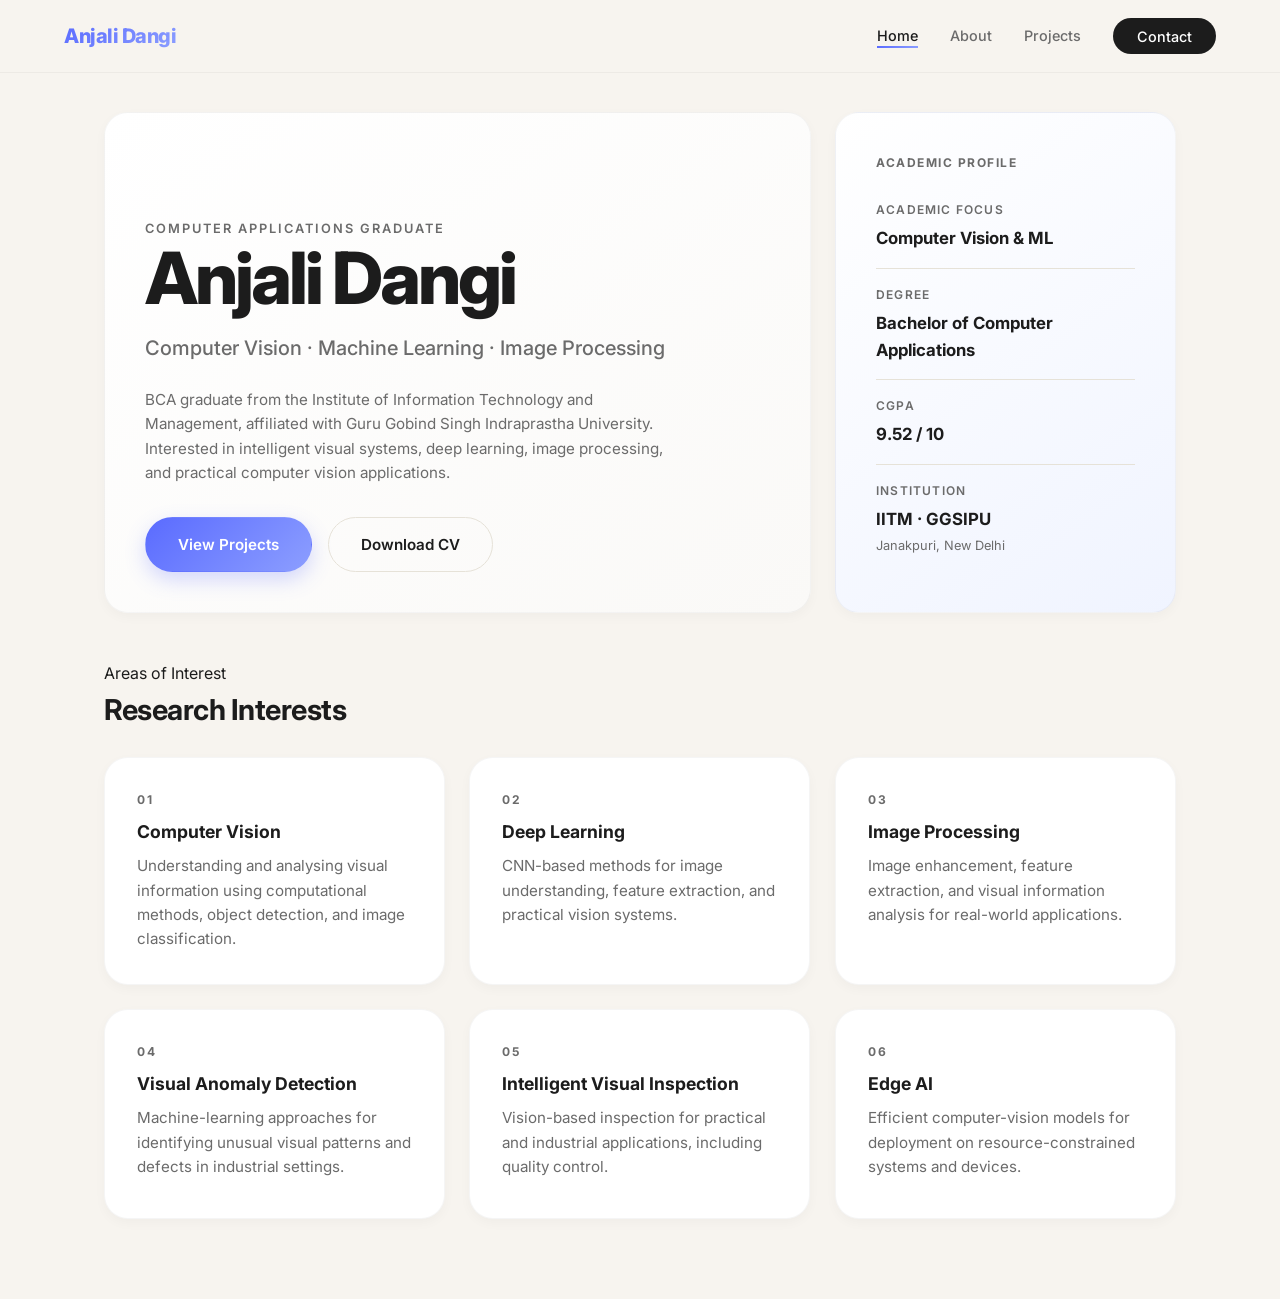
<file: index.html>
<!DOCTYPE html>
<html lang="en">

<head>
    <meta charset="UTF-8">
    <meta name="viewport" content="width=device-width, initial-scale=1.0">

    <title>Anjali Dangi | Academic Portfolio</title>

    <meta name="description"
        content="Academic portfolio of Anjali Dangi, BCA graduate interested in Computer Vision, Deep Learning, Image Processing, Visual Anomaly Detection, and Edge AI.">

    <link rel="stylesheet" href="style.css">

    <!-- Google Fonts -->
    <link rel="preconnect" href="https://fonts.googleapis.com">
    <link rel="preconnect" href="https://fonts.gstatic.com" crossorigin>

    <link
        href="https://fonts.googleapis.com/css2?family=Inter:wght@300;400;500;600;700;800&display=swap"
        rel="stylesheet">
</head>

<body>

<!-- =====================================================
     NAVIGATION
====================================================== -->

<header>

    <nav>
        <button class="nav-toggle" type="button" aria-label="Open navigation" aria-expanded="false">
          <span></span><span></span><span></span>
        </button>


        <a href="index.html" class="logo">
            Anjali Dangi
        </a>

        <ul class="nav-links">

            <li>
                <a href="index.html" class="active">
                    Home
                </a>
            </li>

            <li>
                <a href="about.html">
                    About
                </a>
            </li>

            <li>
                <a href="projects.html">
                    Projects
                </a>
            </li>

            <li>
                <a href="contact.html" class="btn-contact">
                    Contact
                </a>
            </li>

        </ul>

    </nav>

</header>


<!-- =====================================================
     MAIN CONTENT
====================================================== -->

<main class="container">


    <!-- =================================================
         HERO + ACADEMIC SUMMARY
    ================================================== -->

    <section class="bento-grid home-top-grid">


        <!-- HERO -->

        <div class="bento-card hero-card col-span-8">

            <div class="hero-content">

                <span class="subtitle">
                    Computer Applications Graduate
                </span>

                <h1>
                    Anjali Dangi
                </h1>

                <h2>
                    Computer Vision · Machine Learning · Image Processing
                </h2>

                <p class="card-text hero-description">
                    BCA graduate from the Institute of Information
                    Technology and Management, affiliated with
                    Guru Gobind Singh Indraprastha University.
                    Interested in intelligent visual systems,
                    deep learning, image processing, and practical
                    computer vision applications.
                </p>


                <!-- HERO BUTTONS -->

                <div class="hero-buttons">

                    <a href="projects.html"
                       class="btn btn-primary">
                        View Projects
                    </a>

                    <a href="./Anjali_Dangi_CV.pdf"
                       class="btn btn-secondary cv-download"
                       download="Anjali_Dangi_CV.pdf">
                        Download CV
                    </a>

                </div>

            </div>

        </div>


        <!-- ACADEMIC SUMMARY -->

        <div class="bento-card academic-summary-card col-span-4">

            <span class="card-label">
                Academic Profile
            </span>


            <div class="academic-item">

                <span class="academic-label">
                    Academic Focus
                </span>

                <strong>
                    Computer Vision &amp; ML
                </strong>

            </div>


            <div class="academic-item">

                <span class="academic-label">
                    Degree
                </span>

                <strong>
                    Bachelor of Computer Applications
                </strong>

            </div>


            <div class="academic-item">

                <span class="academic-label">
                    CGPA
                </span>

                <strong>
                    9.52 / 10
                </strong>

            </div>


            <div class="academic-item">

                <span class="academic-label">
                    Institution
                </span>

                <strong>
                    IITM · GGSIPU
                </strong>

                <small>
                    Janakpuri, New Delhi
                </small>

            </div>

        </div>

    </section>


    <!-- =================================================
         RESEARCH INTERESTS
    ================================================== -->

    <section class="research-section">


        <div class="section-heading">

            <span class="section-kicker">
                Areas of Interest
            </span>

            <h2>
                Research Interests
            </h2>

        </div>


        <section class="bento-grid">


            <!-- 01 -->

            <div class="bento-card skill-card col-span-4">

                <span class="card-label">
                    01
                </span>

                <h3 class="card-title">
                    Computer Vision
                </h3>

                <p class="card-text">
                    Understanding and analysing visual information
                    using computational methods, object detection,
                    and image classification.
                </p>

            </div>


            <!-- 02 -->

            <div class="bento-card skill-card col-span-4">

                <span class="card-label">
                    02
                </span>

                <h3 class="card-title">
                    Deep Learning
                </h3>

                <p class="card-text">
                    CNN-based methods for image understanding,
                    feature extraction, and practical vision systems.
                </p>

            </div>


            <!-- 03 -->

            <div class="bento-card skill-card col-span-4">

                <span class="card-label">
                    03
                </span>

                <h3 class="card-title">
                    Image Processing
                </h3>

                <p class="card-text">
                    Image enhancement, feature extraction,
                    and visual information analysis for
                    real-world applications.
                </p>

            </div>


            <!-- 04 -->

            <div class="bento-card skill-card col-span-4">

                <span class="card-label">
                    04
                </span>

                <h3 class="card-title">
                    Visual Anomaly Detection
                </h3>

                <p class="card-text">
                    Machine-learning approaches for identifying
                    unusual visual patterns and defects in
                    industrial settings.
                </p>

            </div>


            <!-- 05 -->

            <div class="bento-card skill-card col-span-4">

                <span class="card-label">
                    05
                </span>

                <h3 class="card-title">
                    Intelligent Visual Inspection
                </h3>

                <p class="card-text">
                    Vision-based inspection for practical and
                    industrial applications, including quality control.
                </p>

            </div>


            <!-- 06 -->

            <div class="bento-card skill-card col-span-4">

                <span class="card-label">
                    06
                </span>

                <h3 class="card-title">
                    Edge AI
                </h3>

                <p class="card-text">
                    Efficient computer-vision models for deployment
                    on resource-constrained systems and devices.
                </p>

            </div>

        </section>

    </section>

</main>


<!-- =====================================================
     JAVASCRIPT
====================================================== -->

<script src="script.js"></script>


<script>
document.addEventListener('DOMContentLoaded', () => {
  const toggle = document.querySelector('.nav-toggle');
  const links = document.querySelector('.nav-links');

  if (toggle && links) {
    const close = () => {
      links.classList.remove('active');
      toggle.classList.remove('is-open');
      toggle.setAttribute('aria-expanded','false');
      toggle.setAttribute('aria-label','Open navigation');
    };
    toggle.addEventListener('click', () => {
      const open = !links.classList.contains('active');
      links.classList.toggle('active', open);
      toggle.classList.toggle('is-open', open);
      toggle.setAttribute('aria-expanded', String(open));
      toggle.setAttribute('aria-label', open ? 'Close navigation' : 'Open navigation');
    });
    links.querySelectorAll('a').forEach(a => a.addEventListener('click', close));
    document.addEventListener('click', e => {
      if (window.innerWidth <= 768 && links.classList.contains('active') &&
          !links.contains(e.target) && !toggle.contains(e.target)) close();
    });
  }

  const reveal = document.querySelectorAll('.reveal');
  if ('IntersectionObserver' in window) {
    const observer = new IntersectionObserver((entries, obs) => {
      entries.forEach(entry => {
        if (entry.isIntersecting) {
          entry.target.classList.add('is-visible');
          obs.unobserve(entry.target);
        }
      });
    }, { threshold: 0.12 });
    reveal.forEach(el => observer.observe(el));
  } else {
    reveal.forEach(el => el.classList.add('is-visible'));
  }
});
</script>

</body>

</html>
</file>
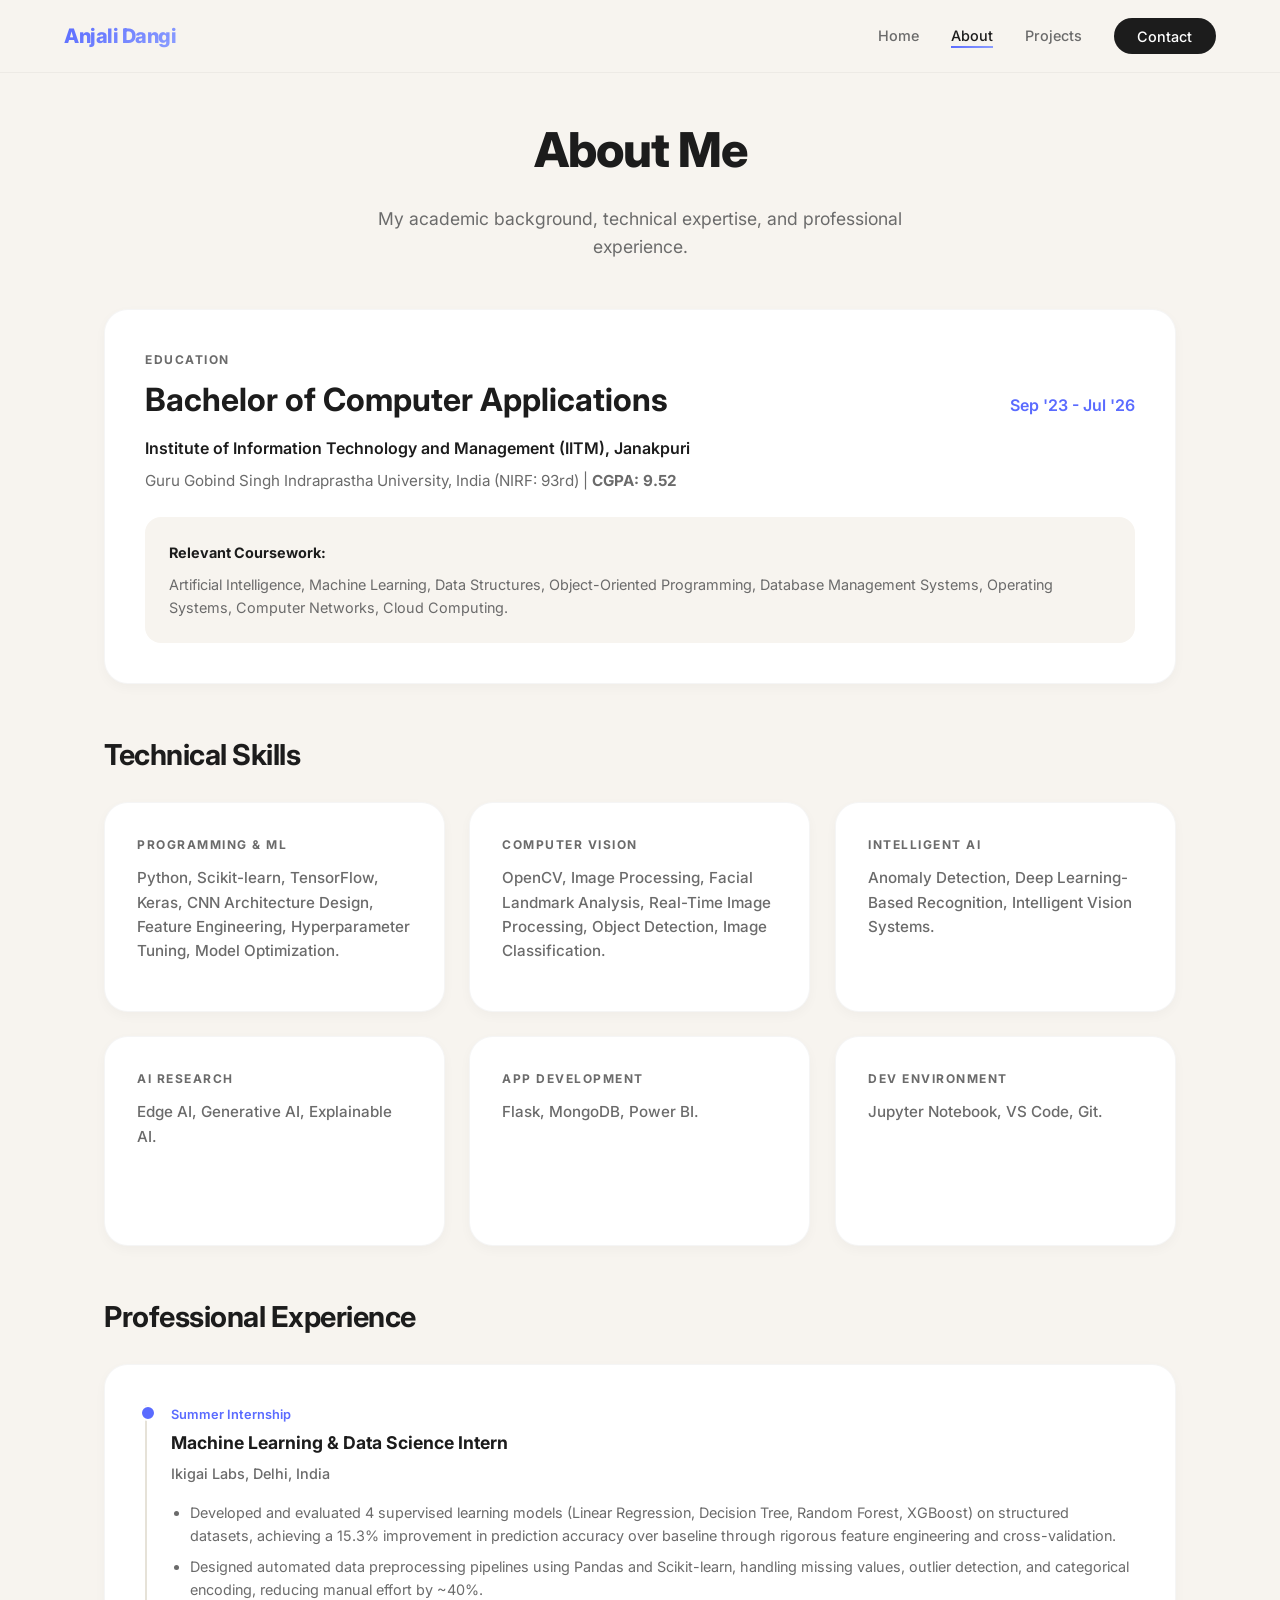
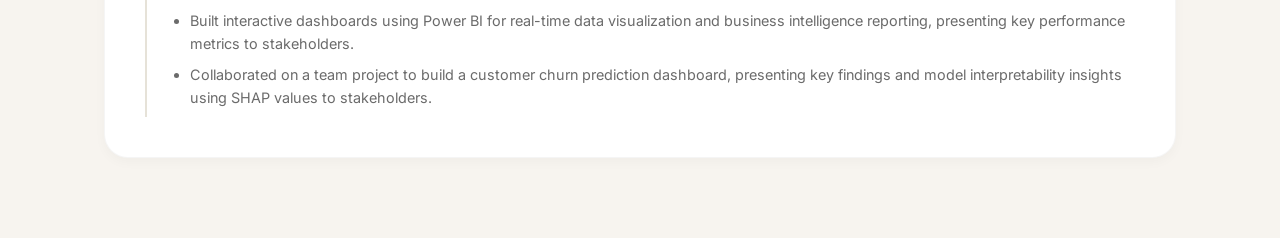
<file: about.html>
<!DOCTYPE html>
<html lang="en">
<head>
    <meta charset="UTF-8">
    <meta name="viewport" content="width=device-width, initial-scale=1.0">
    <title>About | Anjali Dangi</title>
    <link rel="stylesheet" href="style.css">
    <link rel="preconnect" href="https://fonts.googleapis.com">
    <link rel="preconnect" href="https://fonts.gstatic.com" crossorigin>
    <link href="https://fonts.googleapis.com/css2?family=Inter:wght@300;400;500;600;700;800&display=swap" rel="stylesheet">
</head>
<body>
    <header>
        <nav>
        <button class="nav-toggle" type="button" aria-label="Open navigation" aria-expanded="false">
          <span></span><span></span><span></span>
        </button>

            <div class="logo">Anjali Dangi</div>
            <ul class="nav-links">
                <li><a href="index.html">Home</a></li>
                <li><a href="about.html" class="active">About</a></li>
                <li><a href="projects.html">Projects</a></li>
                <li><a href="contact.html" class="btn-contact">Contact</a></li>
            </ul>
        </nav>
    </header>

    <main class="container">
        <div class="page-header reveal">
            <h1>About Me</h1>
            <p>My academic background, technical expertise, and professional experience.</p>
        </div>

        <section class="bento-grid" style="margin-bottom: 3rem;">
            <!-- Education Card (Spans 12) -->
            <div class="bento-card col-span-12">
                <span class="card-label">Education</span>
                <div style="display: flex; justify-content: space-between; flex-wrap: wrap; align-items: baseline; margin-bottom: 0.5rem;">
                    <h2 class="card-title" style="font-size: 2rem;">Bachelor of Computer Applications</h2>
                    <span style="font-weight: 600; color: var(--accent-color);">Sep '23 - Jul '26</span>
                </div>
                <h3 class="card-subtitle" style="color: var(--text-primary); font-weight: 600; margin-bottom: 0.5rem;">Institute of Information Technology and Management (IITM), Janakpuri</h3>
                <p class="card-text" style="margin-bottom: 1.5rem;">Guru Gobind Singh Indraprastha University, India (NIRF: 93rd) | <strong>CGPA: 9.52</strong></p>
                <div style="background-color: var(--bg-color); padding: 1.5rem; border-radius: var(--radius-md);">
                    <strong style="font-size: 0.9rem; display: block; margin-bottom: 0.5rem;">Relevant Coursework:</strong>
                    <p class="card-text" style="font-size: 0.9rem;">Artificial Intelligence, Machine Learning, Data Structures, Object-Oriented Programming, Database Management Systems, Operating Systems, Computer Networks, Cloud Computing.</p>
                </div>
            </div>
        </section>

        <!-- Technical Skills Section -->
        <h2 style="font-size: 1.8rem; margin-bottom: 1.5rem; letter-spacing: -0.5px;">Technical Skills</h2>
        <section class="bento-grid" style="margin-bottom: 3rem;">
            <div class="bento-card skill-card col-span-4">
                <span class="card-label">Programming & ML</span>
                <p class="card-text" style="font-weight: 500;">Python, Scikit-learn, TensorFlow, Keras, CNN Architecture Design, Feature Engineering, Hyperparameter Tuning, Model Optimization.</p>
            </div>
            <div class="bento-card skill-card col-span-4">
                <span class="card-label">Computer Vision</span>
                <p class="card-text" style="font-weight: 500;">OpenCV, Image Processing, Facial Landmark Analysis, Real-Time Image Processing, Object Detection, Image Classification.</p>
            </div>
            <div class="bento-card skill-card col-span-4">
                <span class="card-label">Intelligent AI</span>
                <p class="card-text" style="font-weight: 500;">Anomaly Detection, Deep Learning-Based Recognition, Intelligent Vision Systems.</p>
            </div>
            <div class="bento-card skill-card col-span-4">
                <span class="card-label">AI Research</span>
                <p class="card-text" style="font-weight: 500;">Edge AI, Generative AI, Explainable AI.</p>
            </div>
            <div class="bento-card skill-card col-span-4">
                <span class="card-label">App Development</span>
                <p class="card-text" style="font-weight: 500;">Flask, MongoDB, Power BI.</p>
            </div>
            <div class="bento-card skill-card col-span-4">
                <span class="card-label">Dev Environment</span>
                <p class="card-text" style="font-weight: 500;">Jupyter Notebook, VS Code, Git.</p>
            </div>
        </section>

        <!-- Professional Experience Section -->
        <h2 style="font-size: 1.8rem; margin-bottom: 1.5rem; letter-spacing: -0.5px;">Professional Experience</h2>
        <section class="bento-grid">
            <div class="bento-card experience-card col-span-12">
                <div class="timeline-item">
                    <span class="timeline-date">Summer Internship</span>
                    <h3 class="timeline-title">Machine Learning & Data Science Intern</h3>
                    <div class="timeline-company">Ikigai Labs, Delhi, India</div>
                    <div class="timeline-desc">
                        <ul>
                            <li>Developed and evaluated 4 supervised learning models (Linear Regression, Decision Tree, Random Forest, XGBoost) on structured datasets, achieving a 15.3% improvement in prediction accuracy over baseline through rigorous feature engineering and cross-validation.</li>
                            <li>Designed automated data preprocessing pipelines using Pandas and Scikit-learn, handling missing values, outlier detection, and categorical encoding, reducing manual effort by ~40%.</li>
                            <li>Built interactive dashboards using Power BI for real-time data visualization and business intelligence reporting, presenting key performance metrics to stakeholders.</li>
                            <li>Collaborated on a team project to build a customer churn prediction dashboard, presenting key findings and model interpretability insights using SHAP values to stakeholders.</li>
                        </ul>
                    </div>
                </div>
            </div>
        </section>
    </main>

<script>
document.addEventListener('DOMContentLoaded', () => {
  const toggle = document.querySelector('.nav-toggle');
  const links = document.querySelector('.nav-links');

  if (toggle && links) {
    const close = () => {
      links.classList.remove('active');
      toggle.classList.remove('is-open');
      toggle.setAttribute('aria-expanded','false');
      toggle.setAttribute('aria-label','Open navigation');
    };
    toggle.addEventListener('click', () => {
      const open = !links.classList.contains('active');
      links.classList.toggle('active', open);
      toggle.classList.toggle('is-open', open);
      toggle.setAttribute('aria-expanded', String(open));
      toggle.setAttribute('aria-label', open ? 'Close navigation' : 'Open navigation');
    });
    links.querySelectorAll('a').forEach(a => a.addEventListener('click', close));
    document.addEventListener('click', e => {
      if (window.innerWidth <= 768 && links.classList.contains('active') &&
          !links.contains(e.target) && !toggle.contains(e.target)) close();
    });
  }

  const reveal = document.querySelectorAll('.reveal');
  if ('IntersectionObserver' in window) {
    const observer = new IntersectionObserver((entries, obs) => {
      entries.forEach(entry => {
        if (entry.isIntersecting) {
          entry.target.classList.add('is-visible');
          obs.unobserve(entry.target);
        }
      });
    }, { threshold: 0.12 });
    reveal.forEach(el => observer.observe(el));
  } else {
    reveal.forEach(el => el.classList.add('is-visible'));
  }
});
</script>

</body>
</html>
</file>
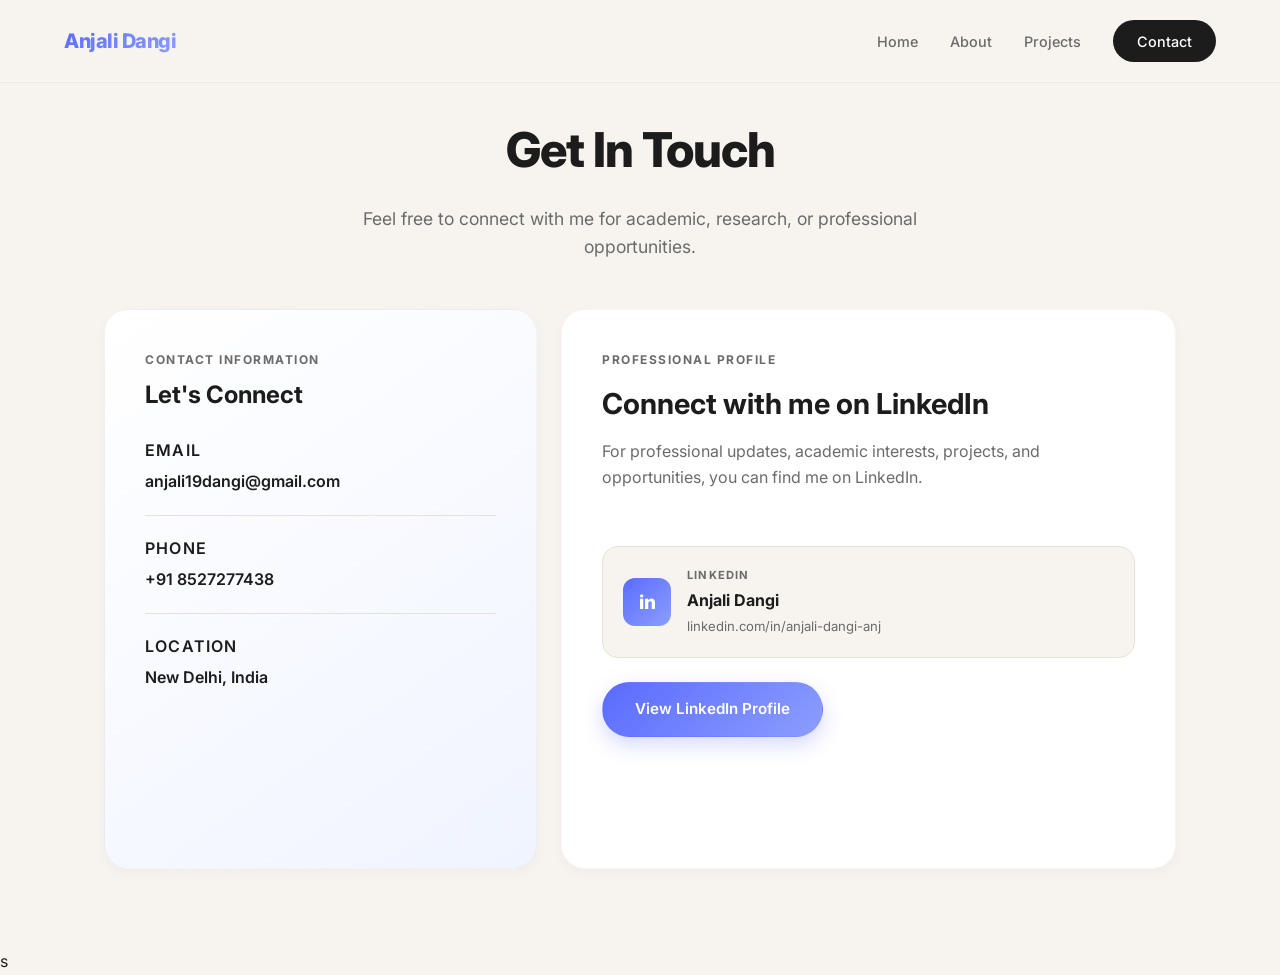
<file: contact.html>
<!DOCTYPE html>
<html lang="en">
<head>
    <meta charset="UTF-8">
    <meta name="viewport" content="width=device-width, initial-scale=1.0">

    <title>Contact | Anjali Dangi</title>

    <link rel="stylesheet" href="style.css">

    <link rel="preconnect" href="https://fonts.googleapis.com">
    <link rel="preconnect" href="https://fonts.gstatic.com" crossorigin>

    <link
        href="https://fonts.googleapis.com/css2?family=Inter:wght@400;500;600;700;800&display=swap"
        rel="stylesheet"
    >
</head>

<body>

<header>
    <nav>
        <button class="nav-toggle" type="button" aria-label="Open navigation" aria-expanded="false">
          <span></span><span></span><span></span>
        </button>


        <a href="index.html" class="logo">
            Anjali Dangi
        </a>

        <div class="nav-links">

            <a href="index.html">
                Home
            </a>

            <a href="about.html">
                About
            </a>

            <a href="projects.html">
                Projects
            </a>

            <a href="contact.html" class="btn-contact active">
                Contact
            </a>

        </div>

    </nav>
</header>


<main class="container">

    <!-- PAGE HEADER -->

    <section class="page-header reveal">

        <h1>Get In Touch</h1>

        <p>
            Feel free to connect with me for academic,
            research, or professional opportunities.
        </p>

    </section>


    <!-- CONTACT CONTENT -->

    <section class="contact-grid">


        <!-- CONTACT INFORMATION -->

        <article class="bento-card contact-info-card">

            <span class="card-label">
                Contact Information
            </span>

            <h2 class="card-title">
                Let's Connect
            </h2>

          


            <div class="contact-detail">

                <span class="contact-detail-label">
                    Email
                </span>

                <a href="mailto:anjali19dangi@gmail.com">
                    anjali19dangi@gmail.com
                </a>

            </div>


            <div class="contact-detail">

                <span class="contact-detail-label">
                    Phone
                </span>

                <a href="tel:+918527277438">
                    +91 8527277438
                </a>

            </div>


            <div class="contact-detail">

                <span class="contact-detail-label">
                    Location
                </span>

                <span>
                    New Delhi, India
                </span>

            </div>

        </article>


        <!-- CONNECT CARD -->

        <article class="bento-card contact-main-card">

            <span class="card-label">
                Professional Profile
            </span>

            <h2>
                Connect with me on LinkedIn
            </h2>

            <p>
                For professional updates, academic interests,
                projects, and opportunities, you can find me
                on LinkedIn.
            </p>


            <div class="linkedin-box">

                <div class="linkedin-icon">
                    in
                </div>

                <div class="linkedin-content">

                    <span class="linkedin-label">
                        LinkedIn
                    </span>

                    <strong>
                        Anjali Dangi
                    </strong>

                    <span>
                        linkedin.com/in/anjali-dangi-anj
                    </span>

                </div>

            </div>


            <a
                href="https://www.linkedin.com/in/anjali-dangi-anj"
                target="_blank"
                rel="noopener noreferrer"
                class="btn btn-primary linkedin-button"
            >
                View LinkedIn Profile
            </a>



               

               

            </div>

        </article>


    </section>

</main>


<script src="script.js"></script>


<script>
document.addEventListener('DOMContentLoaded', () => {
  const toggle = document.querySelector('.nav-toggle');
  const links = document.querySelector('.nav-links');

  if (toggle && links) {
    const close = () => {
      links.classList.remove('active');
      toggle.classList.remove('is-open');
      toggle.setAttribute('aria-expanded','false');
      toggle.setAttribute('aria-label','Open navigation');
    };
    toggle.addEventListener('click', () => {
      const open = !links.classList.contains('active');
      links.classList.toggle('active', open);
      toggle.classList.toggle('is-open', open);
      toggle.setAttribute('aria-expanded', String(open));
      toggle.setAttribute('aria-label', open ? 'Close navigation' : 'Open navigation');
    });
    links.querySelectorAll('a').forEach(a => a.addEventListener('click', close));
    document.addEventListener('click', e => {
      if (window.innerWidth <= 768 && links.classList.contains('active') &&
          !links.contains(e.target) && !toggle.contains(e.target)) close();
    });
  }

  const reveal = document.querySelectorAll('.reveal');
  if ('IntersectionObserver' in window) {
    const observer = new IntersectionObserver((entries, obs) => {
      entries.forEach(entry => {
        if (entry.isIntersecting) {
          entry.target.classList.add('is-visible');
          obs.unobserve(entry.target);
        }
      });
    }, { threshold: 0.12 });
    reveal.forEach(el => observer.observe(el));
  } else {
    reveal.forEach(el => el.classList.add('is-visible'));
  }
});
</script>

</body>
</html>s
</file>
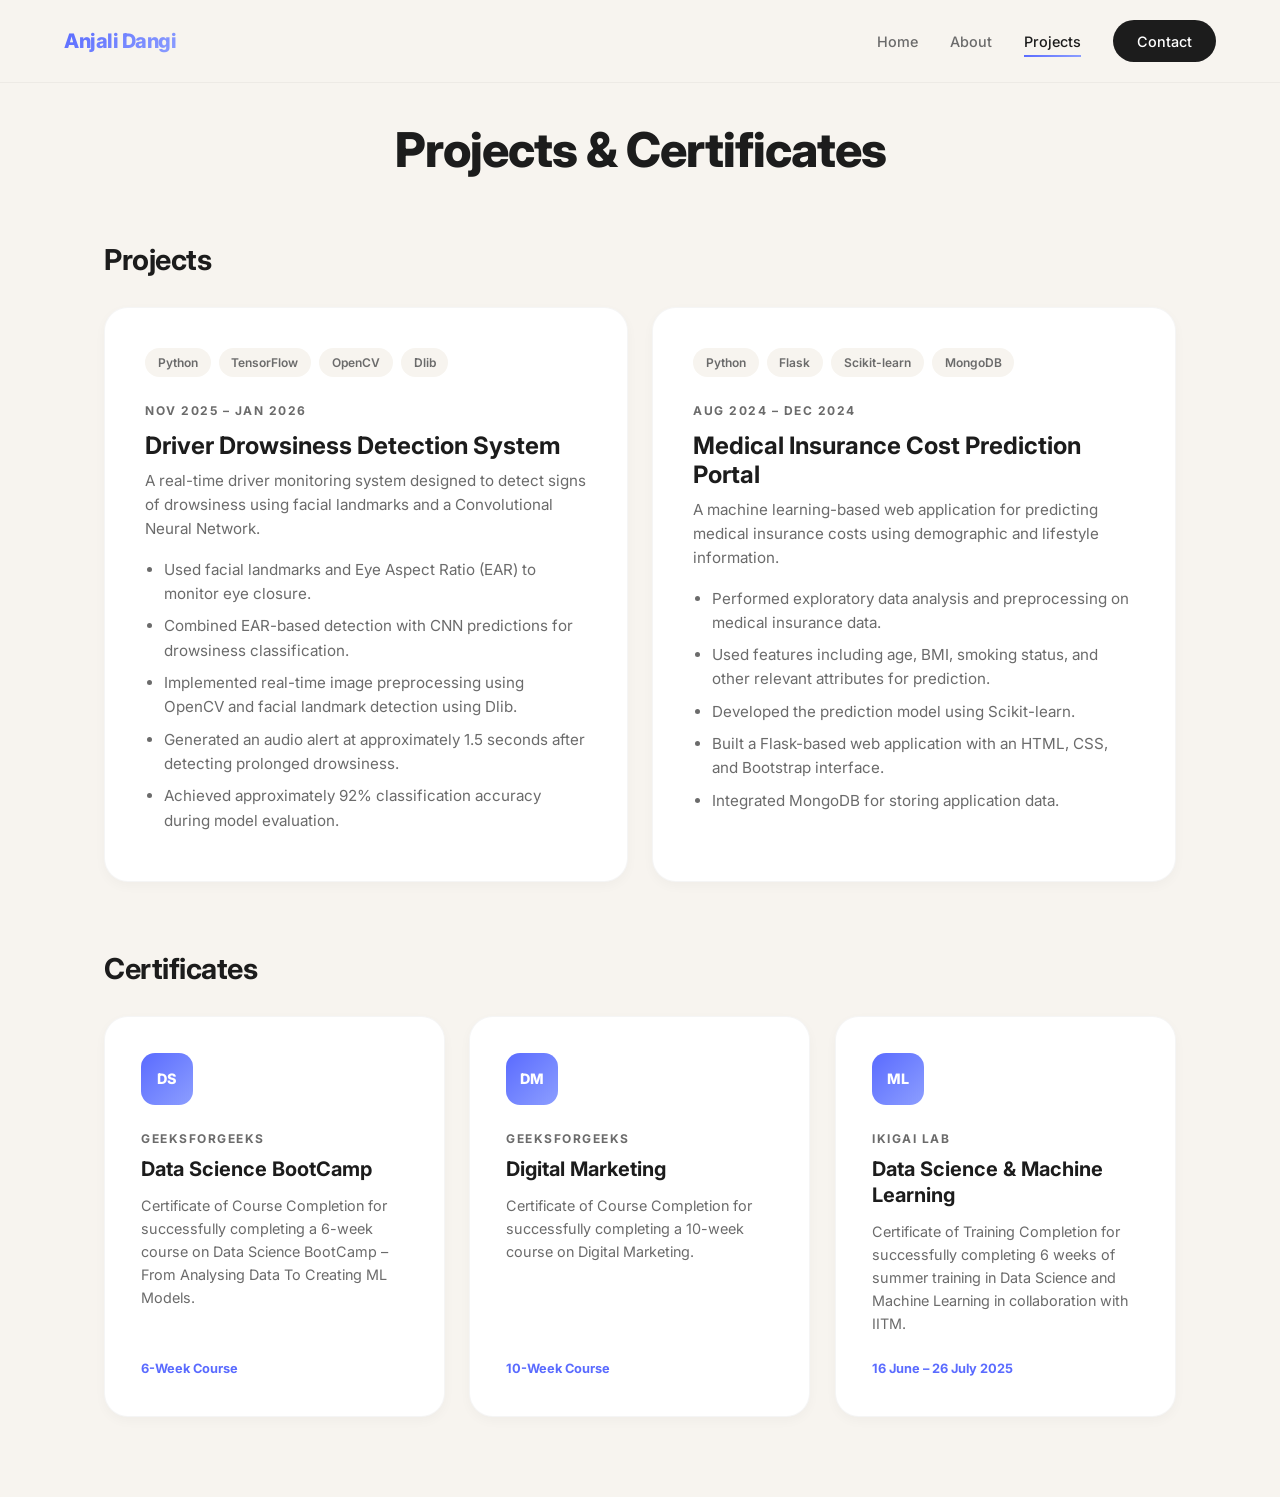
<file: projects.html>
<!DOCTYPE html>
<html lang="en">
<head>
    <meta charset="UTF-8">
    <meta name="viewport" content="width=device-width, initial-scale=1.0">

    <title>Projects & Certificates | Anjali Dangi</title>

    <link rel="preconnect" href="https://fonts.googleapis.com">
    <link rel="preconnect" href="https://fonts.gstatic.com" crossorigin>
    <link href="https://fonts.googleapis.com/css2?family=Inter:wght@400;500;600;700;800&display=swap" rel="stylesheet">

    <link rel="stylesheet" href="style.css">
</head>

<body>

<header>
    <nav>
        <button class="nav-toggle" type="button" aria-label="Open navigation" aria-expanded="false">
          <span></span><span></span><span></span>
        </button>

        <a href="index.html" class="logo">Anjali Dangi</a>

        <div class="nav-links">
            <a href="index.html">Home</a>
            <a href="about.html">About</a>
            <a href="projects.html" class="active">Projects</a>
            <a href="contact.html" class="btn-contact">Contact</a>
        </div>
    </nav>
</header>


<main class="container">

    <!-- Page Header -->
    <section class="page-header reveal">
        <h1>Projects &amp; Certificates</h1>
        
    </section>


    <!-- Projects -->
    <section>

        <div class="section-heading">
            <h2>Projects</h2>
        </div>

        <div class="bento-grid">

            <!-- Project 1 -->
            <div class="bento-card project-card col-span-6">

                <div class="project-tags">
                    <span class="project-tag">Python</span>
                    <span class="project-tag">TensorFlow</span>
                    <span class="project-tag">OpenCV</span>
                    <span class="project-tag">Dlib</span>
                </div>

                <span class="card-label">Nov 2025 – Jan 2026</span>

                <h3 class="card-title">
                    Driver Drowsiness Detection System
                </h3>

                <p class="card-text">
                    A real-time driver monitoring system designed to detect
                    signs of drowsiness using facial landmarks and a
                    Convolutional Neural Network.
                </p>

                <ul>
                    <li>
                        Used facial landmarks and Eye Aspect Ratio (EAR)
                        to monitor eye closure.
                    </li>

                    <li>
                        Combined EAR-based detection with CNN predictions
                        for drowsiness classification.
                    </li>

                    <li>
                        Implemented real-time image preprocessing using
                        OpenCV and facial landmark detection using Dlib.
                    </li>

                    <li>
                        Generated an audio alert at approximately
                        1.5 seconds after detecting prolonged drowsiness.
                    </li>

                    <li>
                        Achieved approximately 92% classification accuracy
                        during model evaluation.
                    </li>
                </ul>

            </div>


            <!-- Project 2 -->
            <div class="bento-card project-card col-span-6">

                <div class="project-tags">
                    <span class="project-tag">Python</span>
                    <span class="project-tag">Flask</span>
                    <span class="project-tag">Scikit-learn</span>
                    <span class="project-tag">MongoDB</span>
                </div>

                <span class="card-label">Aug 2024 – Dec 2024</span>

                <h3 class="card-title">
                    Medical Insurance Cost Prediction Portal
                </h3>

                <p class="card-text">
                    A machine learning-based web application for predicting
                    medical insurance costs using demographic and lifestyle
                    information.
                </p>

                <ul>
                    <li>
                        Performed exploratory data analysis and preprocessing
                        on medical insurance data.
                    </li>

                    <li>
                        Used features including age, BMI, smoking status,
                        and other relevant attributes for prediction.
                    </li>

                    <li>
                        Developed the prediction model using Scikit-learn.
                    </li>

                    <li>
                        Built a Flask-based web application with an
                        HTML, CSS, and Bootstrap interface.
                    </li>

                    <li>
                        Integrated MongoDB for storing application data.
                    </li>
                </ul>

            </div>

        </div>

    </section>


    <!-- Certificates -->
    <section class="certificates-section">

        <div class="certificates-header">
            <h2>Certificates</h2>
        </div>

        <div class="certificates-grid">

            <!-- Certificate 1 -->
            <div class="bento-card cert-card">

                <div class="cert-icon">
                    DS
                </div>

                <span class="card-label">
                    GeeksforGeeks
                </span>

                <h3 class="card-title">
                    Data Science BootCamp
                </h3>

                <p class="card-text">
                    Certificate of Course Completion for successfully
                    completing a 6-week course on Data Science BootCamp –
                    From Analysing Data To Creating ML Models.
                </p>

                <div class="cert-duration">
                    6-Week Course
                </div>

            </div>


            <!-- Certificate 2 -->
            <div class="bento-card cert-card">

                <div class="cert-icon">
                    DM
                </div>

                <span class="card-label">
                    GeeksforGeeks
                </span>

                <h3 class="card-title">
                    Digital Marketing
                </h3>

                <p class="card-text">
                    Certificate of Course Completion for successfully
                    completing a 10-week course on Digital Marketing.
                </p>

                <div class="cert-duration">
                    10-Week Course
                </div>

            </div>


            <!-- Certificate 3 -->
            <div class="bento-card cert-card">

                <div class="cert-icon">
                    ML
                </div>

                <span class="card-label">
                    IKIGAI Lab
                </span>

                <h3 class="card-title">
                    Data Science &amp; Machine Learning
                </h3>

                <p class="card-text">
                    Certificate of Training Completion for successfully
                    completing 6 weeks of summer training in Data Science
                    and Machine Learning in collaboration with IITM.
                </p>

                <div class="cert-duration">
                    16 June – 26 July 2025
                </div>

            </div>

        </div>

    </section>

</main>


<script src="script.js"></script>


<script>
document.addEventListener('DOMContentLoaded', () => {
  const toggle = document.querySelector('.nav-toggle');
  const links = document.querySelector('.nav-links');

  if (toggle && links) {
    const close = () => {
      links.classList.remove('active');
      toggle.classList.remove('is-open');
      toggle.setAttribute('aria-expanded','false');
      toggle.setAttribute('aria-label','Open navigation');
    };
    toggle.addEventListener('click', () => {
      const open = !links.classList.contains('active');
      links.classList.toggle('active', open);
      toggle.classList.toggle('is-open', open);
      toggle.setAttribute('aria-expanded', String(open));
      toggle.setAttribute('aria-label', open ? 'Close navigation' : 'Open navigation');
    });
    links.querySelectorAll('a').forEach(a => a.addEventListener('click', close));
    document.addEventListener('click', e => {
      if (window.innerWidth <= 768 && links.classList.contains('active') &&
          !links.contains(e.target) && !toggle.contains(e.target)) close();
    });
  }

  const reveal = document.querySelectorAll('.reveal');
  if ('IntersectionObserver' in window) {
    const observer = new IntersectionObserver((entries, obs) => {
      entries.forEach(entry => {
        if (entry.isIntersecting) {
          entry.target.classList.add('is-visible');
          obs.unobserve(entry.target);
        }
      });
    }, { threshold: 0.12 });
    reveal.forEach(el => observer.observe(el));
  } else {
    reveal.forEach(el => el.classList.add('is-visible'));
  }
});
</script>

</body>
</html>
</file>
<file: style.css>
/* =========================================================
   VARIABLES & GLOBAL STYLES
========================================================= */

:root {
    --bg-color: #F7F4EF;
    --surface-color: #FFFFFF;
    --surface-hover: #FDFCFA;

    --text-primary: #1C1C1C;
    --text-secondary: #6B6B6B;

    --accent-color: #5A6BFF;
    --accent-gradient: linear-gradient(135deg, #5A6BFF 0%, #8C9EFF 100%);

    --border-color: #E6E2D8;

    --radius-lg: 24px;
    --radius-md: 16px;
    --radius-sm: 12px;

    --shadow-sm: 0 4px 12px rgba(0, 0, 0, 0.03);
    --shadow-md: 0 12px 32px rgba(0, 0, 0, 0.06);
    --shadow-lg: 0 24px 48px rgba(0, 0, 0, 0.08);

    --font-main: 'Inter', -apple-system, BlinkMacSystemFont,
                 "Segoe UI", Roboto, sans-serif;
}


/* =========================================================
   RESET
========================================================= */

* {
    margin: 0;
    padding: 0;
    box-sizing: border-box;
}

html {
    scroll-behavior: smooth;
}

body {
    background-color: var(--bg-color);
    color: var(--text-primary);
    font-family: var(--font-main);
    line-height: 1.6;
    -webkit-font-smoothing: antialiased;
    overflow-x: hidden;
}

a {
    text-decoration: none;
    color: inherit;
}

ul {
    list-style: none;
}


/* =========================================================
   NAVIGATION
========================================================= */

header {
    border-bottom: 1px solid rgba(0, 0, 0, 0.04);
    padding: 1.25rem 5%;
    background-color: rgba(247, 244, 239, 0.85);

    position: fixed;
    width: 100%;
    top: 0;
    z-index: 1000;

    backdrop-filter: blur(16px);
    -webkit-backdrop-filter: blur(16px);
}

nav {
    display: flex;
    justify-content: space-between;
    align-items: center;

    max-width: 1200px;
    margin: 0 auto;
}

.logo {
    font-size: 1.25rem;
    font-weight: 800;
    letter-spacing: -0.5px;

    background: var(--accent-gradient);
    -webkit-background-clip: text;
    -webkit-text-fill-color: transparent;
    background-clip: text;
}

.nav-links {
    display: flex;
    gap: 2rem;
    align-items: center;
}

.nav-links a {
    font-size: 0.9rem;
    color: var(--text-secondary);
    font-weight: 500;

    transition: color 0.3s ease;
    position: relative;
}

.nav-links a::after {
    content: '';

    position: absolute;
    bottom: -4px;
    left: 0;

    width: 0;
    height: 2px;

    background: var(--accent-gradient);

    transition: width 0.3s ease;
}

.nav-links a:hover::after,
.nav-links a.active::after {
    width: 100%;
}

.nav-links a:hover,
.nav-links a.active {
    color: var(--text-primary);
}

.btn-contact {
    background: var(--text-primary);
    color: white !important;

    padding: 0.6rem 1.5rem;
    border-radius: 50px;

    font-weight: 500;

    transition: all 0.3s ease !important;
}

.btn-contact:hover {
    background: var(--accent-color);

    transform: translateY(-2px);

    box-shadow: 0 8px 20px rgba(90, 107, 255, 0.3);
}

.btn-contact::after {
    display: none;
}


/* =========================================================
   MAIN CONTAINER
========================================================= */

.container {
    max-width: 1200px;
    margin: 0 auto;

    padding: 7rem 5% 5rem;
}


/* =========================================================
   BENTO GRID
========================================================= */

.bento-grid {
    display: grid;

    grid-template-columns: repeat(12, 1fr);

    gap: 1.5rem;
}

.col-span-3 {
    grid-column: span 3;
}

.col-span-4 {
    grid-column: span 4;
}

.col-span-5 {
    grid-column: span 5;
}

.col-span-6 {
    grid-column: span 6;
}

.col-span-7 {
    grid-column: span 7;
}

.col-span-8 {
    grid-column: span 8;
}

.col-span-12 {
    grid-column: span 12;
}


/* =========================================================
   GENERAL CARDS
========================================================= */

.bento-card {
    background-color: var(--surface-color);

    border: 1px solid rgba(0, 0, 0, 0.04);

    border-radius: var(--radius-lg);

    padding: 2.5rem;

    box-shadow: var(--shadow-sm);

    transition: all 0.4s cubic-bezier(
        0.175,
        0.885,
        0.32,
        1.275
    );

    position: relative;

    overflow: hidden;

    display: flex;

    flex-direction: column;

    justify-content: center;
}

.bento-card:hover {
    transform: translateY(-6px) scale(1.01);

    box-shadow: var(--shadow-lg);

    border-color: rgba(90, 107, 255, 0.2);
}

.bento-card::before {
    content: '';

    position: absolute;

    top: -50%;
    right: -50%;

    width: 200px;
    height: 200px;

    background: radial-gradient(
        circle,
        rgba(90, 107, 255, 0.08) 0%,
        rgba(255, 255, 255, 0) 70%
    );

    border-radius: 50%;

    opacity: 0;

    transition: opacity 0.4s ease;

    pointer-events: none;
}

.bento-card:hover::before {
    opacity: 1;
}


/* =========================================================
   TYPOGRAPHY
========================================================= */

.card-label {
    font-size: 0.75rem;

    text-transform: uppercase;

    letter-spacing: 1.5px;

    color: var(--text-secondary);

    font-weight: 700;

    margin-bottom: 0.75rem;

    display: block;
}

.card-title {
    font-size: 1.5rem;

    font-weight: 700;

    margin-bottom: 0.5rem;

    line-height: 1.2;

    color: var(--text-primary);
}

.card-subtitle {
    font-size: 1rem;

    color: var(--text-secondary);

    font-weight: 400;

    margin-bottom: 1.5rem;
}

.card-text {
    font-size: 0.95rem;

    color: var(--text-secondary);

    line-height: 1.6;
}


/* =========================================================
   HOME HERO
========================================================= */

.hero-card {
    background: linear-gradient(
        145deg,
        #ffffff 0%,
        #faf9f7 100%
    );

    justify-content: flex-end;

    min-height: 400px;
}

.hero-card .hero-content {
    position: relative;

    z-index: 2;
}

.hero-card .subtitle {
    font-size: 0.8rem;

    text-transform: uppercase;

    letter-spacing: 2px;

    color: var(--text-secondary);

    margin-bottom: 1rem;

    font-weight: 600;
}

.hero-card h1 {
    font-size: 4.5rem;

    font-weight: 800;

    line-height: 1.05;

    letter-spacing: -3px;

    margin-bottom: 1rem;
}

.hero-card h2 {
    font-size: 1.25rem;

    font-weight: 500;

    color: var(--text-secondary);

    margin-bottom: 1.5rem;

    max-width: 90%;
}

.hero-description {
    margin-bottom: 2rem;

    max-width: 85%;
}

.hero-buttons {
    display: flex;

    gap: 1rem;
}


/* =========================================================
   ACADEMIC SUMMARY
========================================================= */

.academic-summary-card {
    min-height: 400px;

    background: linear-gradient(
        145deg,
        #ffffff 0%,
        #f0f4ff 100%
    );

    justify-content: flex-start;
}

.academic-item {
    padding: 1rem 0;

    border-bottom: 1px solid var(--border-color);
}

.academic-item:last-child {
    border-bottom: none;
}

.academic-label {
    display: block;

    font-size: 0.75rem;

    text-transform: uppercase;

    letter-spacing: 1.2px;

    color: var(--text-secondary);

    font-weight: 600;

    margin-bottom: 0.35rem;
}

.academic-item strong {
    display: block;

    font-size: 1.05rem;

    font-weight: 700;

    color: var(--text-primary);
}

.academic-item small {
    display: block;

    margin-top: 0.2rem;

    font-size: 0.8rem;

    color: var(--text-secondary);
}


/* =========================================================
   RESEARCH INTERESTS
========================================================= */

.research-section {
    margin-top: 3rem;
}

.section-heading {
    margin-bottom: 1.5rem;
}

.section-heading h2 {
    font-size: 1.8rem;

    letter-spacing: -0.5px;

    font-weight: 700;
}


/* =========================================================
   SKILL / RESEARCH CARDS
========================================================= */

.skill-card {
    justify-content: flex-start;

    padding: 2rem;

    min-height: 210px;
}

.skill-card .card-title {
    font-size: 1.1rem;

    margin-bottom: 0.75rem;
}


/* =========================================================
   EXPERIENCE
========================================================= */

.experience-card {
    justify-content: flex-start;
}

.timeline-item {
    position: relative;

    padding-left: 1.5rem;

    margin-bottom: 2rem;

    border-left: 2px solid var(--border-color);
}

.timeline-item:last-child {
    margin-bottom: 0;
}

.timeline-item::before {
    content: '';

    position: absolute;

    left: -7px;

    top: 0;

    width: 12px;

    height: 12px;

    border-radius: 50%;

    background: var(--accent-color);

    border: 2px solid var(--surface-color);
}

.timeline-date {
    font-size: 0.8rem;

    font-weight: 600;

    color: var(--accent-color);

    margin-bottom: 0.25rem;

    display: block;
}

.timeline-title {
    font-size: 1.1rem;

    font-weight: 700;

    margin-bottom: 0.25rem;
}

.timeline-company {
    font-size: 0.9rem;

    color: var(--text-secondary);

    font-weight: 500;

    margin-bottom: 1rem;
}

.timeline-desc {
    font-size: 0.9rem;

    color: var(--text-secondary);

    line-height: 1.6;
}

.timeline-desc ul {
    list-style-type: disc;

    padding-left: 1.2rem;

    margin-top: 0.5rem;
}

.timeline-desc li {
    margin-bottom: 0.5rem;
}


/* =========================================================
   PROJECTS
========================================================= */

.project-card {
    justify-content: flex-start;

    padding: 2.5rem;

    min-height: 360px;
}

.project-card .project-tags {
    display: flex;

    flex-wrap: wrap;

    gap: 0.5rem;

    margin-bottom: 1.5rem;
}

.project-tag {
    font-size: 0.75rem;

    font-weight: 600;

    padding: 0.3rem 0.8rem;

    background-color: var(--bg-color);

    border-radius: 50px;

    color: var(--text-secondary);
}

.project-card ul {
    list-style-type: disc;

    padding-left: 1.2rem;

    margin-top: 1rem;

    color: var(--text-secondary);

    font-size: 0.95rem;
}

.project-card ul li {
    margin-bottom: 0.5rem;
}


/* =========================================================
   CERTIFICATES
========================================================= */

.certificates-section {
    margin-top: 4rem;
}

.certificates-header {
    margin-bottom: 1.5rem;
}

.certificates-header h2 {
    font-size: 1.8rem;

    font-weight: 700;

    letter-spacing: -0.5px;

    color: var(--text-primary);
}

.certificates-grid {
    display: grid;

    grid-template-columns: repeat(12, 1fr);

    gap: 1.5rem;
}

.cert-card {
    grid-column: span 4;

    justify-content: flex-start;

    padding: 2.25rem;

    min-height: 320px;

    text-align: left;
}

.cert-icon {
    width: 52px;

    height: 52px;

    display: flex;

    align-items: center;

    justify-content: center;

    margin-bottom: 1.5rem;

    border-radius: 14px;

    background: var(--accent-gradient);

    color: white;

    font-size: 0.9rem;

    font-weight: 800;

    letter-spacing: 0.5px;
}

.cert-card .card-label {
    margin-bottom: 0.5rem;
}

.cert-card .card-title {
    font-size: 1.25rem;

    line-height: 1.3;

    margin-bottom: 0.75rem;
}

.cert-card .card-text {
    max-width: 100%;

    font-size: 0.9rem;

    line-height: 1.6;
}

.cert-duration {
    margin-top: auto;

    padding-top: 1.5rem;

    font-size: 0.8rem;

    font-weight: 700;

    color: var(--accent-color);
}


/* =========================================================
   CONTACT PAGE
========================================================= */

.contact-grid {
    display: grid;

    grid-template-columns: repeat(12, 1fr);

    gap: 1.5rem;
}

.contact-info-card {
    grid-column: span 5;

    min-height: 560px;

    justify-content: flex-start;

    background: linear-gradient(
        145deg,
        #ffffff 0%,
        #f0f4ff 100%
    );
}

.contact-main-card {
    grid-column: span 7;

    min-height: 560px;

    justify-content: flex-start;
}

.contact-main-card h2 {
    font-size: 1.8rem;

    margin-bottom: 0.75rem;
}

.contact-main-card > p {
    color: var(--text-secondary);

    margin-bottom: 2rem;
}

.contact-detail {
    padding: 1.25rem 0;

    border-bottom: 1px solid var(--border-color);
}

.contact-detail:last-child {
    border-bottom: none;
}

.contact-detail-label {
    display: block;

    font-size: 0.75rem;

    text-transform: uppercase;

    letter-spacing: 1.2px;

    color: var(--text-secondary);

    font-weight: 700;

    margin-bottom: 0.35rem;
}

.contact-detail a,
.contact-detail span {
    font-size: 1rem;

    font-weight: 600;

    color: var(--text-primary);

    word-break: break-word;
}

.contact-detail a:hover {
    color: var(--accent-color);
}


/* =========================================================
   LINKEDIN CONNECTION CARD
========================================================= */

.linkedin-box {
    display: flex;

    align-items: center;

    gap: 1rem;

    padding: 1.25rem;

    margin: 1.5rem 0;

    background: var(--bg-color);

    border: 1px solid var(--border-color);

    border-radius: var(--radius-md);
}

.linkedin-icon {
    width: 48px;

    height: 48px;

    flex-shrink: 0;

    display: flex;

    align-items: center;

    justify-content: center;

    border-radius: 12px;

    background: var(--accent-gradient);

    color: white;

    font-size: 1.2rem;

    font-weight: 800;
}

.linkedin-content {
    display: flex;

    flex-direction: column;

    gap: 0.15rem;

    min-width: 0;
}

.linkedin-label {
    font-size: 0.7rem;

    text-transform: uppercase;

    letter-spacing: 1.2px;

    color: var(--text-secondary);

    font-weight: 700;
}

.linkedin-content strong {
    font-size: 1rem;

    color: var(--text-primary);
}

.linkedin-content span:last-child {
    font-size: 0.82rem;

    color: var(--text-secondary);

    word-break: break-all;
}

.linkedin-button {
    width: fit-content;

    margin-bottom: 2rem;
}

.contact-focus {
    margin-top: auto;

    padding-top: 1.5rem;

    border-top: 1px solid var(--border-color);
}

.contact-tags {
    display: flex;

    flex-wrap: wrap;

    gap: 0.5rem;
}

.contact-tags span {
    padding: 0.4rem 0.8rem;

    border-radius: 50px;

    background: var(--bg-color);

    color: var(--text-secondary);

    font-size: 0.78rem;

    font-weight: 600;
}


/* =========================================================
   BUTTONS
========================================================= */

.btn {
    padding: 0.9rem 2rem;

    border-radius: 50px;

    font-size: 0.95rem;

    font-weight: 600;

    cursor: pointer;

    transition: all 0.3s ease;

    border: 1px solid transparent;

    display: inline-flex;

    align-items: center;

    justify-content: center;

    gap: 0.5rem;
}

.btn-primary {
    background: var(--accent-gradient);

    color: white;

    box-shadow:
        0 8px 20px rgba(90, 107, 255, 0.25);
}

.btn-primary:hover {
    transform: translateY(-3px);

    box-shadow:
        0 12px 28px rgba(90, 107, 255, 0.4);
}

.btn-secondary {
    background-color: transparent;

    color: var(--text-primary);

    border-color: var(--border-color);
}

.btn-secondary:hover {
    border-color: var(--text-primary);

    background-color: var(--surface-color);

    transform: translateY(-3px);
}


/* =========================================================
   PAGE HEADERS
========================================================= */

.page-header {
    text-align: center;

    margin-bottom: 3rem;
}

.page-header h1 {
    font-size: 3rem;

    font-weight: 800;

    letter-spacing: -1px;

    margin-bottom: 1rem;
}

.page-header p {
    color: var(--text-secondary);

    font-size: 1.1rem;

    max-width: 600px;

    margin: 0 auto;
}


/* =========================================================
   RESPONSIVE - TABLET
========================================================= */

@media (max-width: 1024px) {

    .col-span-3 {
        grid-column: span 6;
    }

    .col-span-4 {
        grid-column: span 6;
    }

    .col-span-5,
    .col-span-7 {
        grid-column: span 12;
    }

    .col-span-6,
    .col-span-8 {
        grid-column: span 12;
    }

    .hero-card h1 {
        font-size: 3.5rem;
    }

    .academic-summary-card {
        min-height: auto;
    }

    /* Certificates: 2 per row on tablet */
    .cert-card {
        grid-column: span 6;
    }

    .contact-info-card,
    .contact-main-card {
        grid-column: span 12;
    }
}


/* =========================================================
   RESPONSIVE - MOBILE
========================================================= */

@media (max-width: 768px) {

    .container {
        padding: 6rem 1rem 3rem;
    }

    .col-span-3,
    .col-span-4,
    .col-span-5,
    .col-span-6,
    .col-span-7,
    .col-span-8,
    .col-span-12 {
        grid-column: span 12;
    }

    .nav-links {
        display: none;
    }

    .nav-links.active {
        display: flex;

        flex-direction: column;

        position: absolute;

        top: 100%;

        left: 0;

        right: 0;

        background-color: var(--bg-color);

        padding: 2rem;

        border-bottom: 1px solid var(--border-color);

        box-shadow: var(--shadow-md);
    }

    .hero-card {
        min-height: 400px;
    }

    .hero-card h1 {
        font-size: 2.8rem;

        letter-spacing: -1px;
    }

    .hero-card h2 {
        font-size: 1.1rem;
    }

    .hero-description {
        max-width: 100%;
    }

    .hero-buttons {
        flex-direction: column;
    }

    .hero-buttons .btn {
        width: 100%;
    }

    .page-header h1 {
        font-size: 2.2rem;
    }

    .bento-card {
        padding: 2rem;
    }

    .project-card {
        min-height: auto;
    }

    /* Certificates: 1 per row on mobile */
    .cert-card {
        grid-column: span 12;

        min-height: auto;
    }

    .contact-info-card,
    .contact-main-card {
        min-height: auto;
    }

    .contact-main-card {
        padding: 2rem;
    }

    .linkedin-button {
        width: 100%;
    }

    .linkedin-box {
        align-items: flex-start;
    }

    .linkedin-content span:last-child {
        font-size: 0.75rem;
    }
}


/* ===== RESPONSIVE + ANIMATION ENHANCEMENT ===== */
html { scroll-behavior:smooth; }
body { overflow-x:hidden; }

* { -webkit-tap-highlight-color:transparent; }

.bento-card, .card, .project-card, .skill-card, .cert-card {
  transition: transform .35s ease, box-shadow .35s ease, border-color .35s ease;
  will-change:transform;
}
.bento-card:hover, .card:hover, .project-card:hover, .skill-card:hover, .cert-card:hover {
  transform:translateY(-6px);
  box-shadow:0 18px 45px rgba(0,0,0,.10);
}

.reveal {
  opacity:0;
  transform:translateY(28px);
  transition:opacity .7s ease, transform .7s cubic-bezier(.2,.75,.25,1);
}
.reveal.is-visible { opacity:1; transform:none; }

.nav-toggle {
  display:none;
  width:44px;height:44px;border:1px solid rgba(0,0,0,.12);
  border-radius:12px;background:#fff;cursor:pointer;
  align-items:center;justify-content:center;flex-direction:column;gap:5px;
  z-index:1002;
}
.nav-toggle span { width:20px;height:2px;background:currentColor;border-radius:3px;transition:.25s; }
.nav-toggle.is-open span:nth-child(1){transform:translateY(7px) rotate(45deg);}
.nav-toggle.is-open span:nth-child(2){opacity:0;}
.nav-toggle.is-open span:nth-child(3){transform:translateY(-7px) rotate(-45deg);}

@media (max-width: 1024px) {
  .bento-grid { grid-template-columns:repeat(6,minmax(0,1fr)); }
  .col-span-7,.col-span-8,.col-span-12 { grid-column:span 6; }
  .col-span-5,.col-span-4,.col-span-3 { grid-column:span 3; }
}

@media (max-width: 768px) {
  header { padding-left:4%; padding-right:4%; }
  .nav-toggle { display:flex; }
  nav { position:relative; }

  .nav-links {
    position:absolute !important;
    top:calc(100% + 10px);
    left:0;right:0;
    display:flex !important;
    flex-direction:column !important;
    align-items:stretch !important;
    gap:4px !important;
    padding:10px !important;
    background:rgba(255,255,255,.97);
    border:1px solid rgba(0,0,0,.10);
    border-radius:18px;
    box-shadow:0 18px 50px rgba(0,0,0,.14);
    opacity:0;
    visibility:hidden;
    pointer-events:none;
    transform:translateY(-10px);
    transition:.25s ease;
    z-index:1001;
  }
  .nav-links.active {
    opacity:1;visibility:visible;pointer-events:auto;transform:none;
  }
  .nav-links a {
    display:block;
    width:100%;
    padding:12px 14px;
    border-radius:10px;
  }
  .nav-links a:hover { background:rgba(0,0,0,.05); }

  .container { padding-left:4%;padding-right:4%; }
  .bento-grid,.contact-grid,.certificates-grid { grid-template-columns:1fr !important; }
  .col-span-3,.col-span-4,.col-span-5,.col-span-6,
  .col-span-7,.col-span-8,.col-span-12,
  .cert-card,.contact-info-card,.contact-main-card {
    grid-column:1 / -1 !important;
  }
  .hero-card h1 { font-size:clamp(2.5rem,13vw,4rem); line-height:1.03; }
  .hero-buttons { flex-direction:column; }
  .hero-buttons .btn { width:100%; }
  .bento-card { padding:1.5rem; border-radius:20px; }
  .project-card,.skill-card,.cert-card { min-height:0; }
}

@media (max-width: 420px) {
  .container { padding-left:14px;padding-right:14px; }
  .bento-card { padding:1.2rem; }
  .hero-card h1 { font-size:2.45rem; }
  .card-title { font-size:1.25rem; }
}

@media (prefers-reduced-motion: reduce) {
  *,*::before,*::after {
    animation-duration:.01ms !important;
    animation-iteration-count:1 !important;
    transition-duration:.01ms !important;
    scroll-behavior:auto !important;
  }
  .reveal { opacity:1;transform:none; }
}
</file>
